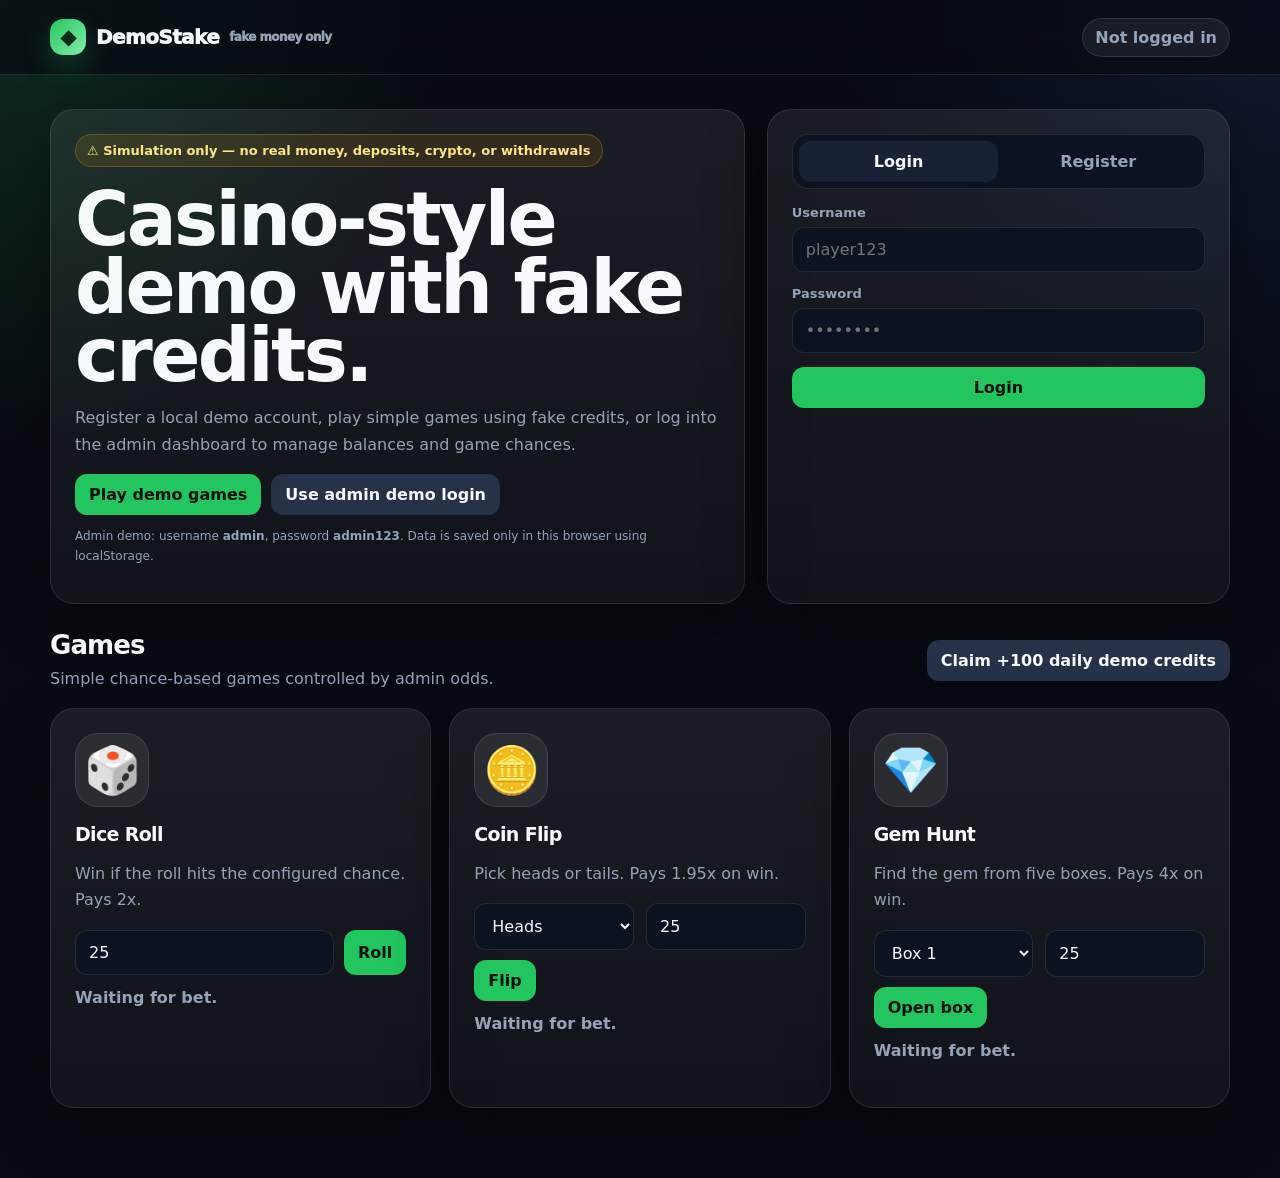
<file: index.html>
<!DOCTYPE html>
<html lang="en">
<head>
  <meta charset="UTF-8" />
  <meta name="viewport" content="width=device-width, initial-scale=1.0" />
  <title>DemoStake — Fake Money Only</title>
  <link rel="stylesheet" href="styles.css" />
</head>
<body>
  <header>
    <div class="wrap nav">
      <div class="logo">
        <div class="mark">◆</div>
        DemoStake <span class="muted small">fake money only</span>
      </div>
      <div class="userbar" id="userbar">
        <span class="pill muted">Not logged in</span>
      </div>
    </div>
  </header>

  <main class="wrap">
    <section class="hero">
      <div class="card">
        <div class="card-inner">
          <div class="notice">⚠️ Simulation only — no real money, deposits, crypto, or withdrawals</div>
          <h1>Casino-style demo with fake credits.</h1>
          <p>
            Register a local demo account, play simple games using fake credits, or log into the admin dashboard
            to manage balances and game chances.
          </p>
          <div class="inline">
            <button onclick="scrollToGames()">Play demo games</button>
            <button class="secondary" onclick="fillAdminLogin()">Use admin demo login</button>
          </div>
          <p class="small muted">
            Admin demo: username <b>admin</b>, password <b>admin123</b>.
            Data is saved only in this browser using localStorage.
          </p>
        </div>
      </div>

      <div class="card" id="authCard">
        <div class="card-inner">
          <div class="tabs">
            <button id="loginTab" class="active" onclick="setAuthMode('login')">Login</button>
            <button id="registerTab" onclick="setAuthMode('register')">Register</button>
          </div>

          <div class="auth-grid">
            <div>
              <label for="username">Username</label>
              <input id="username" autocomplete="username" placeholder="player123" />
            </div>
            <div>
              <label for="password">Password</label>
              <input id="password" type="password" autocomplete="current-password" placeholder="••••••••" />
            </div>
            <button id="authBtn" onclick="handleAuth()">Login</button>
          </div>
        </div>
      </div>
    </section>

    <section id="gamesSection">
      <div class="inline section-heading">
        <div>
          <h2>Games</h2>
          <p>Simple chance-based games controlled by admin odds.</p>
        </div>
        <button class="secondary" onclick="dailyBonus()">Claim +100 daily demo credits</button>
      </div>

      <div class="grid">
        <article class="card game-card">
          <div class="card-inner">
            <div class="game-icon">🎲</div>
            <h3>Dice Roll</h3>
            <p>Win if the roll hits the configured chance. Pays 2x.</p>
            <div class="game-controls">
              <input id="diceBet" type="number" min="1" value="25" />
              <button onclick="playGame('dice')">Roll</button>
            </div>
            <div id="diceResult" class="result">Waiting for bet.</div>
          </div>
        </article>

        <article class="card game-card">
          <div class="card-inner">
            <div class="game-icon">🪙</div>
            <h3>Coin Flip</h3>
            <p>Pick heads or tails. Pays 1.95x on win.</p>
            <div class="field-row">
              <select id="coinPick">
                <option value="Heads">Heads</option>
                <option value="Tails">Tails</option>
              </select>
              <input id="coinBet" type="number" min="1" value="25" />
            </div>
            <div class="spacer"></div>
            <button onclick="playGame('coin')">Flip</button>
            <div id="coinResult" class="result">Waiting for bet.</div>
          </div>
        </article>

        <article class="card game-card">
          <div class="card-inner">
            <div class="game-icon">💎</div>
            <h3>Gem Hunt</h3>
            <p>Find the gem from five boxes. Pays 4x on win.</p>
            <div class="field-row">
              <select id="gemPick">
                <option value="1">Box 1</option>
                <option value="2">Box 2</option>
                <option value="3">Box 3</option>
                <option value="4">Box 4</option>
                <option value="5">Box 5</option>
              </select>
              <input id="gemBet" type="number" min="1" value="25" />
            </div>
            <div class="spacer"></div>
            <button onclick="playGame('gem')">Open box</button>
            <div id="gemResult" class="result">Waiting for bet.</div>
          </div>
        </article>
      </div>
    </section>

    <section id="adminDashboard" class="dashboard">
      <div class="inline section-heading">
        <div>
          <h2>Admin Dashboard</h2>
          <p>Manage local fake-money accounts and global game chances.</p>
        </div>
        <button class="warning" onclick="resetDemoData()">Reset demo data</button>
      </div>

      <div class="admin-grid">
        <div class="card">
          <div class="card-inner">
            <h3>Accounts</h3>
            <p>Change balances or delete demo users. Admin cannot be deleted.</p>
            <div class="table-wrap">
              <table>
                <thead>
                  <tr>
                    <th>User</th>
                    <th>Role</th>
                    <th>Balance</th>
                    <th>Set Balance</th>
                    <th>Action</th>
                  </tr>
                </thead>
                <tbody id="accountsTable"></tbody>
              </table>
            </div>
          </div>
        </div>

        <div class="card">
          <div class="card-inner stack">
            <div>
              <h3>Game Chances</h3>
              <p>Set the global win chance for each game. This affects every account in this local demo.</p>
            </div>
            <div>
              <label for="diceChance">Dice win chance: <span id="diceChanceText"></span>%</label>
              <input id="diceChance" type="range" min="1" max="99" oninput="updateChanceText()" />
            </div>
            <div>
              <label for="coinChance">Coin win chance: <span id="coinChanceText"></span>%</label>
              <input id="coinChance" type="range" min="1" max="99" oninput="updateChanceText()" />
            </div>
            <div>
              <label for="gemChance">Gem win chance: <span id="gemChanceText"></span>%</label>
              <input id="gemChance" type="range" min="1" max="99" oninput="updateChanceText()" />
            </div>
            <button onclick="saveChances()">Save game chances</button>
            <p class="small muted">
              This is intentionally transparent for a fake-money demo. Do not use chance controls to mislead real users.
            </p>
          </div>
        </div>
      </div>
    </section>
  </main>

  <div class="toast" id="toast"></div>

  <script src="app.js"></script>
</body>
</html>
</file>
<file: styles.css>
:root {
  --bg: #080b12;
  --panel: #111827;
  --panel-2: #182235;
  --text: #f7fafc;
  --muted: #94a3b8;
  --brand: #22c55e;
  --brand-2: #16a34a;
  --danger: #ef4444;
  --warning: #f59e0b;
  --border: rgba(255,255,255,.1);
  --shadow: 0 20px 60px rgba(0,0,0,.35);
}

* {
  box-sizing: border-box;
}

body {
  margin: 0;
  font-family: Inter, system-ui, -apple-system, BlinkMacSystemFont, "Segoe UI", sans-serif;
  background:
    radial-gradient(circle at top left, rgba(34,197,94,.18), transparent 28rem),
    radial-gradient(circle at top right, rgba(59,130,246,.12), transparent 28rem),
    var(--bg);
  color: var(--text);
  min-height: 100vh;
}

button,
input,
select {
  font: inherit;
}

button {
  cursor: pointer;
  border: 0;
  border-radius: 12px;
  padding: 11px 14px;
  background: var(--brand);
  color: #03120a;
  font-weight: 800;
  transition: transform .12s ease, opacity .12s ease, background .12s ease;
}

button:hover {
  transform: translateY(-1px);
  background: var(--brand-2);
}

button:disabled {
  opacity: .45;
  cursor: not-allowed;
  transform: none;
}

.secondary {
  background: #263247;
  color: var(--text);
}

.secondary:hover {
  background: #334155;
}

.danger {
  background: var(--danger);
  color: white;
}

.danger:hover {
  background: #dc2626;
}

.warning {
  background: var(--warning);
  color: #1f1300;
}

input,
select {
  width: 100%;
  padding: 12px 13px;
  border-radius: 12px;
  border: 1px solid var(--border);
  background: #0b1220;
  color: var(--text);
  outline: none;
}

input:focus,
select:focus {
  border-color: rgba(34,197,94,.75);
}

label {
  display: block;
  margin-bottom: 7px;
  font-size: 13px;
  color: var(--muted);
  font-weight: 700;
}

.wrap {
  width: min(1180px, calc(100% - 32px));
  margin: 0 auto;
}

header {
  position: sticky;
  top: 0;
  z-index: 20;
  backdrop-filter: blur(16px);
  background: rgba(8,11,18,.72);
  border-bottom: 1px solid var(--border);
}

.nav {
  min-height: 74px;
  display: flex;
  align-items: center;
  justify-content: space-between;
  gap: 18px;
}

.logo {
  display: flex;
  align-items: center;
  gap: 10px;
  font-size: 20px;
  font-weight: 950;
  letter-spacing: -.03em;
}

.mark {
  width: 36px;
  height: 36px;
  border-radius: 13px;
  background: linear-gradient(135deg, var(--brand), #86efac);
  display: grid;
  place-items: center;
  color: #052e16;
  box-shadow: 0 12px 28px rgba(34,197,94,.25);
}

.userbar {
  display: flex;
  align-items: center;
  gap: 10px;
  flex-wrap: wrap;
  justify-content: flex-end;
}

.pill {
  padding: 9px 12px;
  border-radius: 999px;
  background: rgba(255,255,255,.07);
  border: 1px solid var(--border);
  font-weight: 800;
}

.muted {
  color: var(--muted);
}

.green {
  color: #86efac;
}

.red {
  color: #fca5a5;
}

.gold {
  color: #fcd34d;
}

main {
  padding: 34px 0 70px;
}

.hero {
  display: grid;
  grid-template-columns: 1.2fr .8fr;
  gap: 22px;
  align-items: stretch;
  margin-bottom: 24px;
}

.card {
  background: linear-gradient(180deg, rgba(255,255,255,.075), rgba(255,255,255,.035));
  border: 1px solid var(--border);
  border-radius: 24px;
  box-shadow: var(--shadow);
  overflow: hidden;
}

.card-inner {
  padding: 24px;
}

h1,
h2,
h3 {
  margin: 0;
  letter-spacing: -.035em;
}

h1 {
  font-size: clamp(36px, 6vw, 74px);
  line-height: .92;
}

h2 {
  font-size: 26px;
}

h3 {
  font-size: 19px;
}

p {
  color: var(--muted);
  line-height: 1.65;
}

.notice {
  display: inline-flex;
  gap: 8px;
  align-items: center;
  padding: 8px 11px;
  border-radius: 999px;
  background: rgba(245,158,11,.12);
  color: #fde68a;
  border: 1px solid rgba(245,158,11,.28);
  font-weight: 850;
  font-size: 13px;
  margin-bottom: 18px;
}

.auth-grid {
  display: grid;
  gap: 14px;
}

.field-row {
  display: grid;
  grid-template-columns: 1fr 1fr;
  gap: 12px;
}

.tabs {
  display: flex;
  padding: 6px;
  background: #0b1220;
  border-radius: 16px;
  border: 1px solid var(--border);
  margin-bottom: 16px;
}

.tabs button {
  flex: 1;
  background: transparent;
  color: var(--muted);
}

.tabs button.active {
  background: var(--panel-2);
  color: var(--text);
}

.section-heading {
  justify-content: space-between;
  margin: 26px 0 16px;
}

.section-heading p {
  margin: 6px 0 0;
}

.grid {
  display: grid;
  grid-template-columns: repeat(3, 1fr);
  gap: 18px;
}

.game-card {
  position: relative;
  min-height: 310px;
  display: flex;
  flex-direction: column;
  justify-content: space-between;
}

.game-icon {
  font-size: 46px;
  width: 74px;
  height: 74px;
  display: grid;
  place-items: center;
  border-radius: 23px;
  background: rgba(255,255,255,.08);
  border: 1px solid var(--border);
  margin-bottom: 16px;
}

.game-controls {
  display: grid;
  grid-template-columns: 1fr auto;
  gap: 10px;
  margin-top: 16px;
}

.result {
  min-height: 42px;
  margin-top: 13px;
  color: var(--muted);
  font-weight: 750;
}

.dashboard {
  display: none;
  margin-top: 24px;
}

.dashboard.visible {
  display: block;
}

.admin-grid {
  display: grid;
  grid-template-columns: 1fr 1fr;
  gap: 18px;
}

table {
  width: 100%;
  border-collapse: collapse;
  overflow: hidden;
  border-radius: 16px;
  font-size: 14px;
}

th,
td {
  padding: 12px;
  border-bottom: 1px solid var(--border);
  text-align: left;
  vertical-align: middle;
}

th {
  color: var(--muted);
  font-size: 12px;
  text-transform: uppercase;
  letter-spacing: .08em;
}

tr:last-child td {
  border-bottom: 0;
}

.table-wrap {
  overflow-x: auto;
}

.stack {
  display: grid;
  gap: 13px;
}

.inline {
  display: flex;
  gap: 10px;
  align-items: center;
  flex-wrap: wrap;
}

.toast {
  position: fixed;
  right: 18px;
  bottom: 18px;
  z-index: 99;
  background: #0f172a;
  color: white;
  border: 1px solid var(--border);
  padding: 14px 16px;
  border-radius: 16px;
  box-shadow: var(--shadow);
  opacity: 0;
  transform: translateY(12px);
  pointer-events: none;
  transition: .18s ease;
  max-width: 360px;
}

.toast.show {
  opacity: 1;
  transform: translateY(0);
}

.hidden {
  display: none !important;
}

.balance-input {
  min-width: 120px;
}

.small {
  font-size: 12px;
}

.spacer {
  height: 10px;
}

@media (max-width: 900px) {
  .hero,
  .grid,
  .admin-grid {
    grid-template-columns: 1fr;
  }

  .nav {
    align-items: flex-start;
    flex-direction: column;
    padding: 14px 0;
  }

  .userbar {
    justify-content: flex-start;
  }
}

@media (max-width: 560px) {
  .field-row,
  .game-controls {
    grid-template-columns: 1fr;
  }

  .card-inner {
    padding: 18px;
  }
}
</file>
